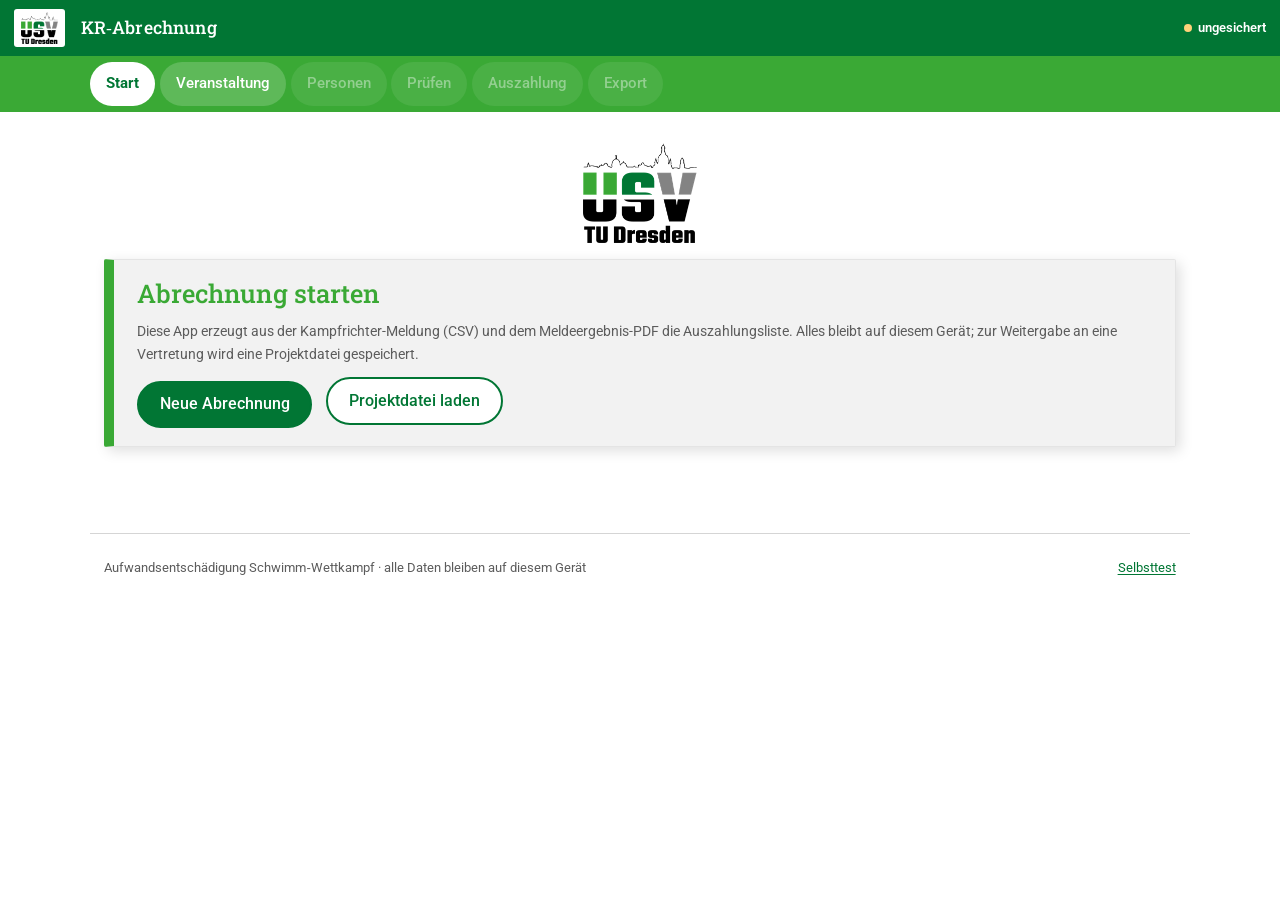
<file: index.html>
<!doctype html>
<html lang="de">
<head>
<meta charset="utf-8">
<meta name="viewport" content="width=device-width, initial-scale=1, viewport-fit=cover">
<meta name="theme-color" content="#017634">
<title>KR-Abrechnung</title>
<link rel="manifest" href="manifest.webmanifest">
<link rel="icon" href="assets/icon-192.png">
<link rel="apple-touch-icon" href="assets/apple-touch-icon.png">
<link rel="stylesheet" href="css/style.css">
</head>
<body>
<div class="topbar">
  <header class="appbar">
    <img class="appbar-logo" src="assets/logo.png" alt="USV TU Dresden" width="227" height="200">
    <div class="appbar-title">KR&#8209;Abrechnung <span id="projektname" class="projektname"></span></div>
    <div class="appbar-status" id="speicherstatus" title="Automatisch im Browser gesichert">gesichert</div>
  </header>
  <div class="navband"><nav id="nav" class="nav"></nav></div>
</div>

<main id="view" class="view"></main>

<div id="modal-root"></div>

<footer class="appfoot">
  <span>Aufwandsentsch&auml;digung Schwimm&#8209;Wettkampf &middot; alle Daten bleiben auf diesem Ger&auml;t</span>
  <a href="tests.html" target="_blank" rel="noopener">Selbsttest</a>
</footer>

<script type="module" src="js/app.js"></script>
<script>
  if ('serviceWorker' in navigator) {
    window.addEventListener('load', () => navigator.serviceWorker.register('sw.js').catch(() => {}));
  }
</script>
</body>
</html>
</file>
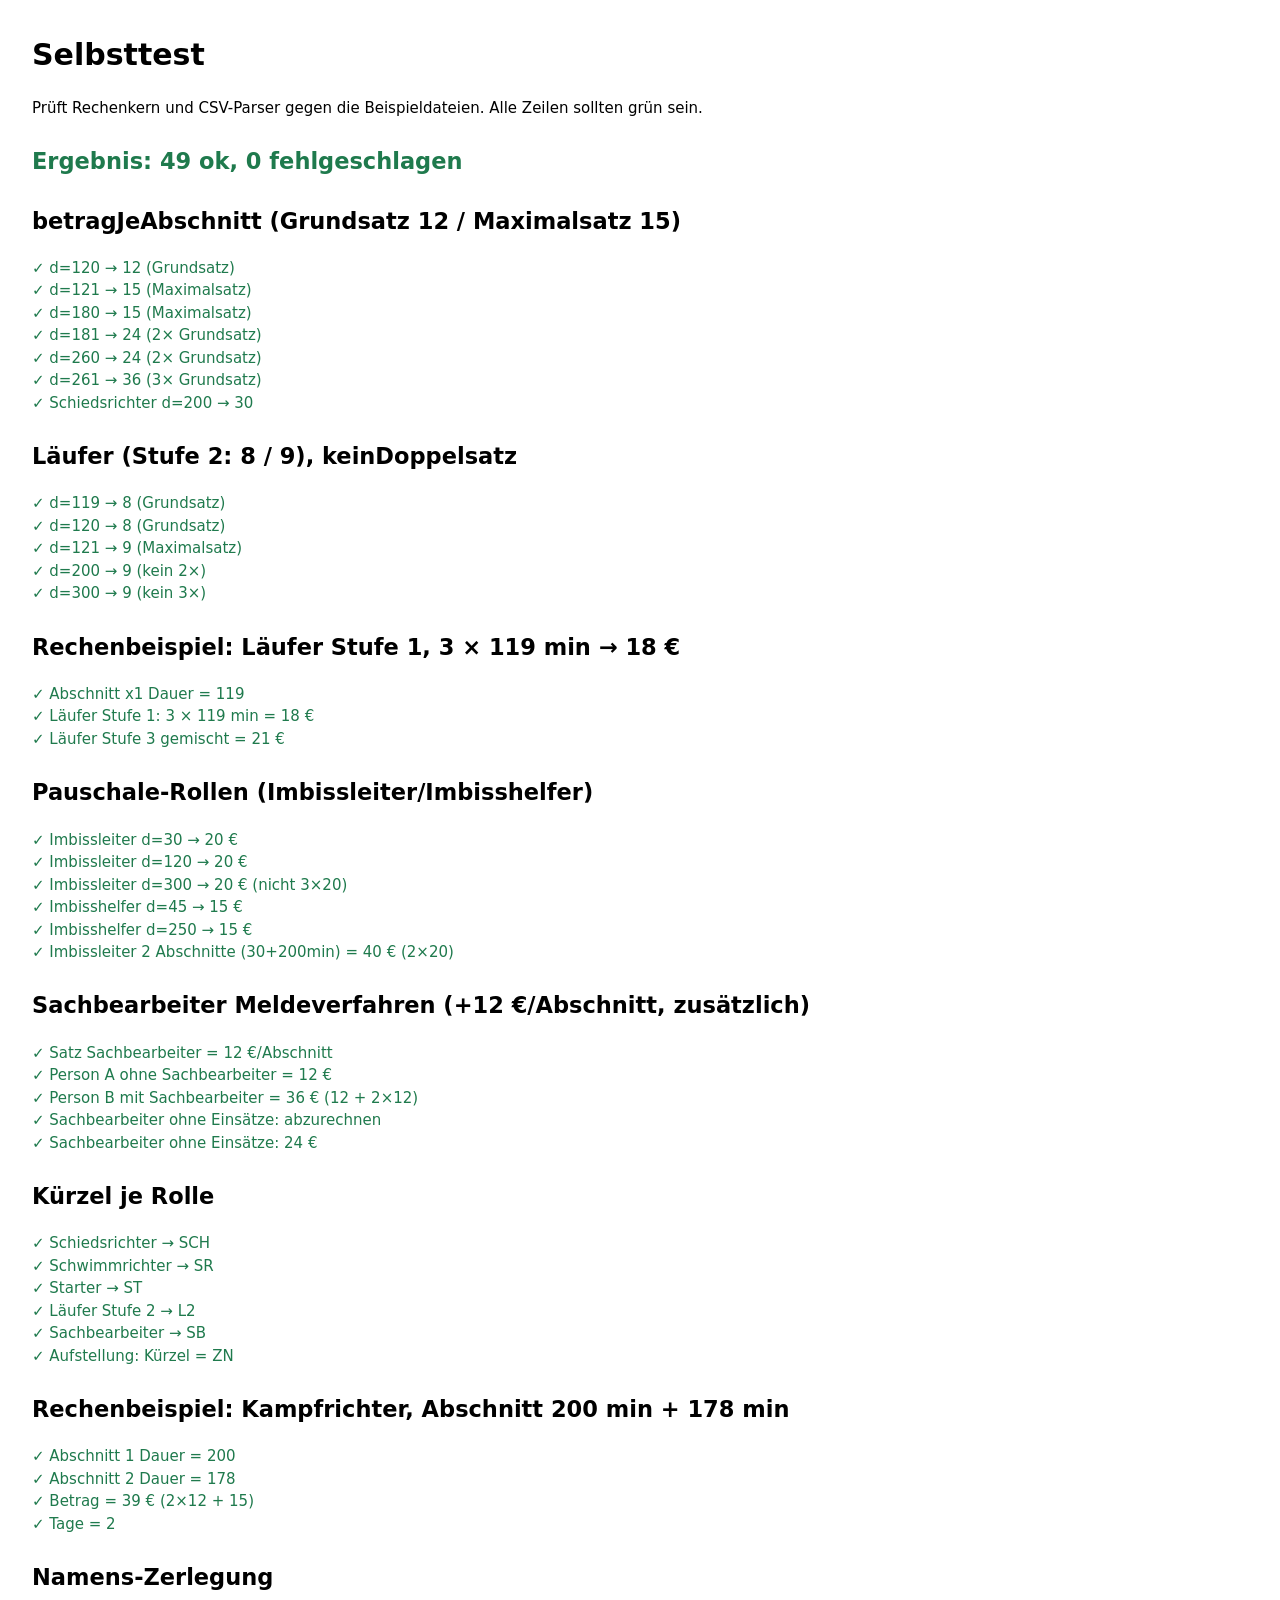
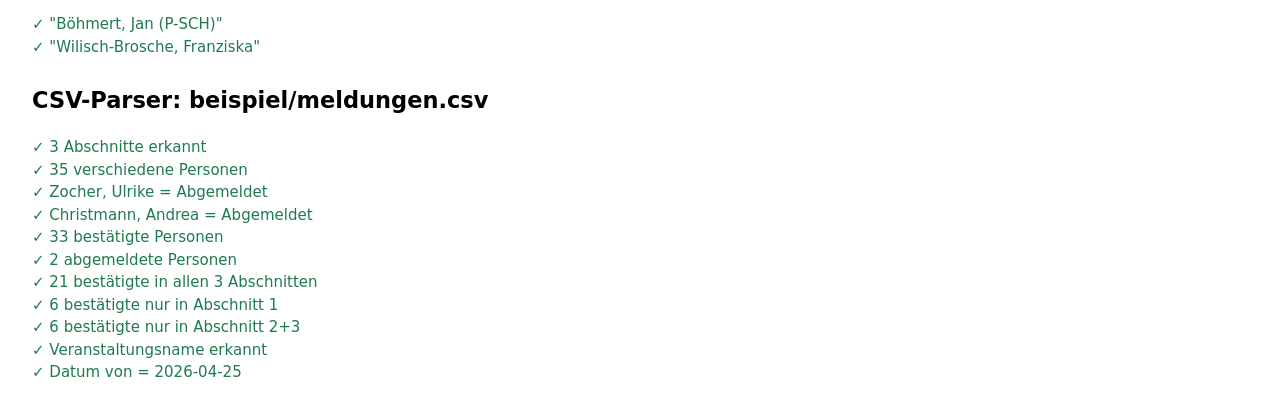
<file: tests.html>
<!doctype html>
<html lang="de">
<head><meta charset="utf-8"><title>KR-Abrechnung – Selbsttest</title>
<style>
 body{font:15px/1.5 system-ui,sans-serif;margin:2rem;max-width:820px}
 .ok{color:#1f7a4d}.fail{color:#b3261e;font-weight:700}
 pre{background:#f4f6f8;padding:.4rem .6rem;border-radius:6px;white-space:pre-wrap}
 h2{margin-top:1.6rem}
</style></head>
<body>
<h1>Selbsttest</h1>
<p>Prüft Rechenkern und CSV-Parser gegen die Beispieldateien. Alle Zeilen sollten grün sein.</p>
<div id="out"></div>

<script type="module">
import { betragJeAbschnitt, defaultSaetze, kuerzelFor } from './js/rates.js';
import { parseMeldelisteText, splitName } from './js/import-csv.js';
import { personBetrag, personTage, dauerMin, istAbzurechnen, personAufstellung } from './js/calc.js';

const out = document.getElementById('out');
let pass = 0, fail = 0;
function ok(name, cond, got) {
  const line = document.createElement('div');
  line.className = cond ? 'ok' : 'fail';
  line.textContent = (cond ? '✓ ' : '✗ ') + name + (cond ? '' : `  (erhalten: ${JSON.stringify(got)})`);
  out.appendChild(line);
  cond ? pass++ : fail++;
}
function group(t){ const h=document.createElement('h2'); h.textContent=t; out.appendChild(h); }

// ---- betragJeAbschnitt: Grenzfälle ----
group('betragJeAbschnitt (Grundsatz 12 / Maximalsatz 15)');
const kr = { grund: 12, max: 15 };
ok('d=120 → 12 (Grundsatz)',      betragJeAbschnitt(120, kr) === 12, betragJeAbschnitt(120, kr));
ok('d=121 → 15 (Maximalsatz)',    betragJeAbschnitt(121, kr) === 15, betragJeAbschnitt(121, kr));
ok('d=180 → 15 (Maximalsatz)',    betragJeAbschnitt(180, kr) === 15, betragJeAbschnitt(180, kr));
ok('d=181 → 24 (2× Grundsatz)',   betragJeAbschnitt(181, kr) === 24, betragJeAbschnitt(181, kr));
ok('d=260 → 24 (2× Grundsatz)',   betragJeAbschnitt(260, kr) === 24, betragJeAbschnitt(260, kr));
ok('d=261 → 36 (3× Grundsatz)',   betragJeAbschnitt(261, kr) === 36, betragJeAbschnitt(261, kr));
const sr = { grund: 15, max: 18 };
ok('Schiedsrichter d=200 → 30',   betragJeAbschnitt(200, sr) === 30, betragJeAbschnitt(200, sr));

// ---- Läufer: kein doppelter Grundsatz ----
group('Läufer (Stufe 2: 8 / 9), keinDoppelsatz');
const l2 = { grund: 8, max: 9 };
const kd = { keinDoppelsatz: true };
ok('d=119 → 8 (Grundsatz)',        betragJeAbschnitt(119, l2, kd) === 8, betragJeAbschnitt(119, l2, kd));
ok('d=120 → 8 (Grundsatz)',        betragJeAbschnitt(120, l2, kd) === 8, betragJeAbschnitt(120, l2, kd));
ok('d=121 → 9 (Maximalsatz)',      betragJeAbschnitt(121, l2, kd) === 9, betragJeAbschnitt(121, l2, kd));
ok('d=200 → 9 (kein 2×)',          betragJeAbschnitt(200, l2, kd) === 9, betragJeAbschnitt(200, l2, kd));
ok('d=300 → 9 (kein 3×)',          betragJeAbschnitt(300, l2, kd) === 9, betragJeAbschnitt(300, l2, kd));

// Stefans Beispiel: Läufer Stufe 1, 3 Abschnitte à 119 min → 3 × 6 = 18 €
group('Rechenbeispiel: Läufer Stufe 1, 3 × 119 min → 18 €');
const lp = {
  abschnitte: [
    { id: 'x1', nr: 1, datum: '2026-05-01', beginn: '09:00', ende: '10:59' },
    { id: 'x2', nr: 2, datum: '2026-05-01', beginn: '12:00', ende: '13:59' },
    { id: 'x3', nr: 3, datum: '2026-05-02', beginn: '09:00', ende: '10:59' },
  ],
  saetze: defaultSaetze(),
  personen: [],
};
const laeuferP = { einsaetze: [
  { abschnittId: 'x1', rolleKey: 'laeufer_1', imEinsatz: true },
  { abschnittId: 'x2', rolleKey: 'laeufer_1', imEinsatz: true },
  { abschnittId: 'x3', rolleKey: 'laeufer_1', imEinsatz: true },
] };
ok('Abschnitt x1 Dauer = 119',  dauerMin(lp.abschnitte[0]) === 119, dauerMin(lp.abschnitte[0]));
ok('Läufer Stufe 1: 3 × 119 min = 18 €', personBetrag(laeuferP, lp) === 18, personBetrag(laeuferP, lp));
// gemischt: Läufer Stufe 3 (10 / 11), ein kurzer (119) + ein langer (200) Abschnitt → 10 + 11 = 21 €
const lpMix = { saetze: defaultSaetze(), personen: [], abschnitte: [
  { id: 'm1', nr: 1, beginn: '09:00', ende: '10:59' },  // 119 → 10
  { id: 'm2', nr: 2, beginn: '09:00', ende: '12:20' },  // 200 → 11
] };
ok('Läufer Stufe 3 gemischt = 21 €', personBetrag({ einsaetze: [
  { abschnittId: 'm1', rolleKey: 'laeufer_3', imEinsatz: true },
  { abschnittId: 'm2', rolleKey: 'laeufer_3', imEinsatz: true },
] }, lpMix) === 21, personBetrag({ einsaetze: [
  { abschnittId: 'm1', rolleKey: 'laeufer_3', imEinsatz: true },
  { abschnittId: 'm2', rolleKey: 'laeufer_3', imEinsatz: true },
] }, lpMix));

// ---- Pauschale: fester Betrag unabhängig von Dauer ----
group('Pauschale-Rollen (Imbissleiter/Imbisshelfer)');
const ilSatz = { pauschale: 20 };
const ihSatz = { pauschale: 15 };
ok('Imbissleiter d=30 → 20 €', betragJeAbschnitt(30, ilSatz) === 20, betragJeAbschnitt(30, ilSatz));
ok('Imbissleiter d=120 → 20 €', betragJeAbschnitt(120, ilSatz) === 20, betragJeAbschnitt(120, ilSatz));
ok('Imbissleiter d=300 → 20 € (nicht 3×20)', betragJeAbschnitt(300, ilSatz) === 20, betragJeAbschnitt(300, ilSatz));
ok('Imbisshelfer d=45 → 15 €', betragJeAbschnitt(45, ihSatz) === 15, betragJeAbschnitt(45, ihSatz));
ok('Imbisshelfer d=250 → 15 €', betragJeAbschnitt(250, ihSatz) === 15, betragJeAbschnitt(250, ihSatz));
// Pauschale in personBetrag-Kontext: 2 Abschnitte
const pauschaleProj = {
  saetze: defaultSaetze(),
  sachbearbeiterPersonId: null,
  personen: [],
  abschnitte: [
    { id: 'p1', nr: 1, beginn: '09:00', ende: '09:30' },  // 30 min
    { id: 'p2', nr: 2, beginn: '10:00', ende: '13:20' },  // 200 min
  ],
};
ok('Imbissleiter 2 Abschnitte (30+200min) = 40 € (2×20)', personBetrag({ einsaetze: [
  { abschnittId: 'p1', rolleKey: 'imbissleiter', imEinsatz: true },
  { abschnittId: 'p2', rolleKey: 'imbissleiter', imEinsatz: true },
] }, pauschaleProj) === 40, personBetrag({ einsaetze: [
  { abschnittId: 'p1', rolleKey: 'imbissleiter', imEinsatz: true },
  { abschnittId: 'p2', rolleKey: 'imbissleiter', imEinsatz: true },
] }, pauschaleProj));

// ---- Sachbearbeiter Meldeverfahren: +12 € je Abschnitt, zusätzlich zur Rolle ----
group('Sachbearbeiter Meldeverfahren (+12 €/Abschnitt, zusätzlich)');
const sbProj = {
  saetze: defaultSaetze(),
  sachbearbeiterPersonId: 'pB',
  abschnitte: [
    { id: 'q1', nr: 1, beginn: '09:00', ende: '11:00' },   // 120 → Grundsatz
    { id: 'q2', nr: 2, beginn: '09:00', ende: '13:00' },    // 240 → 2×Grundsatz (KR)
  ],
  personen: [
    { id: 'pA', einsaetze: [ { abschnittId: 'q1', rolleKey: 'schwimmrichter', imEinsatz: true } ] },
    { id: 'pB', einsaetze: [ { abschnittId: 'q1', rolleKey: 'zeitnehmer', imEinsatz: true } ] },
  ],
};
ok('Satz Sachbearbeiter = 12 €/Abschnitt', sbProj.saetze.sachbearbeiterProAbschnitt === 12, sbProj.saetze.sachbearbeiterProAbschnitt);
// pA (kein Sachbearbeiter): nur Schwimmrichter q1 120min → 12 €
ok('Person A ohne Sachbearbeiter = 12 €', personBetrag(sbProj.personen[0], sbProj) === 12, personBetrag(sbProj.personen[0], sbProj));
// pB: Zeitnehmer q1 120min (12 €) + Sachbearbeiter-Bonus 2 Abschnitte × 12 = 24 → 36 €
ok('Person B mit Sachbearbeiter = 36 € (12 + 2×12)', personBetrag(sbProj.personen[1], sbProj) === 36, personBetrag(sbProj.personen[1], sbProj));
// Sachbearbeiter ohne eigene Einsätze steht trotzdem auf der Liste
const sbOnly = { saetze: defaultSaetze(), sachbearbeiterPersonId: 'x', abschnitte: [{id:'a',nr:1,beginn:'09:00',ende:'11:00'},{id:'b',nr:2,beginn:'09:00',ende:'11:00'}], personen: [{ id:'x', einsaetze: [] }] };
ok('Sachbearbeiter ohne Einsätze: abzurechnen', istAbzurechnen(sbOnly.personen[0], sbOnly) === true, null);
ok('Sachbearbeiter ohne Einsätze: 24 €', personBetrag(sbOnly.personen[0], sbOnly) === 24, personBetrag(sbOnly.personen[0], sbOnly));

// ---- Kürzel für die Auszahlungsliste ----
group('Kürzel je Rolle');
ok('Schiedsrichter → SCH', kuerzelFor('schiedsrichter') === 'SCH', kuerzelFor('schiedsrichter'));
ok('Schwimmrichter → SR', kuerzelFor('schwimmrichter') === 'SR', kuerzelFor('schwimmrichter'));
ok('Starter → ST', kuerzelFor('starter') === 'ST', kuerzelFor('starter'));
ok('Läufer Stufe 2 → L2', kuerzelFor('laeufer_2') === 'L2', kuerzelFor('laeufer_2'));
ok('Sachbearbeiter → SB', kuerzelFor('sachbearbeiter') === 'SB', kuerzelFor('sachbearbeiter'));
// Aufstellung liefert Kürzel je Zeile
const aufP = personAufstellung({ id: 'z', einsaetze: [
  { abschnittId: 'q1', rolleKey: 'zeitnehmer', imEinsatz: true },
] }, { saetze: defaultSaetze(), sachbearbeiterPersonId: null, abschnitte: [
  { id: 'q1', nr: 1, beginn: '09:00', ende: '11:00' },
], personen: [] });
ok('Aufstellung: Kürzel = ZN', aufP[0].kuerzel === 'ZN', aufP[0]);

// ---- Stefans Rechenbeispiel: 200 min + 178 min für einen Kampfrichter → 39 € ----
group("Rechenbeispiel: Kampfrichter, Abschnitt 200 min + 178 min");
const project = {
  abschnitte: [
    { id: 'a1', nr: 1, datum: '2026-04-25', beginn: '09:00', ende: '12:20' }, // 200 min
    { id: 'a2', nr: 2, datum: '2026-04-26', beginn: '09:00', ende: '11:58' }, // 178 min
  ],
  saetze: defaultSaetze(),
  personen: [],
};
ok('Abschnitt 1 Dauer = 200',  dauerMin(project.abschnitte[0]) === 200, dauerMin(project.abschnitte[0]));
ok('Abschnitt 2 Dauer = 178',  dauerMin(project.abschnitte[1]) === 178, dauerMin(project.abschnitte[1]));
const person = { einsaetze: [
  { abschnittId: 'a1', rolleKey: 'schwimmrichter', imEinsatz: true },
  { abschnittId: 'a2', rolleKey: 'schwimmrichter', imEinsatz: true },
] };
ok('Betrag = 39 € (2×12 + 15)',  personBetrag(person, project) === 39, personBetrag(person, project));
ok('Tage = 2',  personTage(person, project) === 2, personTage(person, project));

// ---- splitName ----
group('Namens-Zerlegung');
ok('"Böhmert, Jan (P-SCH)"', JSON.stringify(splitName('Böhmert, Jan (P-SCH)')) === JSON.stringify({ nachname: 'Böhmert', vorname: 'Jan', zusatz: 'P-SCH' }), splitName('Böhmert, Jan (P-SCH)'));
ok('"Wilisch-Brosche, Franziska"', splitName('Wilisch-Brosche, Franziska').nachname === 'Wilisch-Brosche', splitName('Wilisch-Brosche, Franziska'));

// ---- CSV-Parser gegen die Beispieldatei ----
group('CSV-Parser: beispiel/meldungen.csv');
try {
  const buf = await fetch('./beispiel/meldungen.csv').then(r => r.arrayBuffer());
  const text = new TextDecoder('windows-1252').decode(buf);
  const parsed = parseMeldelisteText(text);
  ok('3 Abschnitte erkannt', parsed.abschnitte.length === 3, parsed.abschnitte.map(a => a.nr));
  ok('35 verschiedene Personen', parsed.personen.length === 35, parsed.personen.length);
  const zocher = parsed.personen.find(p => p.nachname === 'Zocher');
  const christ = parsed.personen.find(p => p.nachname === 'Christmann');
  ok('Zocher, Ulrike = Abgemeldet', zocher && zocher.status === 'Abgemeldet', zocher);
  ok('Christmann, Andrea = Abgemeldet', christ && christ.status === 'Abgemeldet', christ);
  const bestaetigt = parsed.personen.filter(p => p.status === 'Bestätigt');
  ok('33 bestätigte Personen', bestaetigt.length === 33, bestaetigt.length);
  ok('2 abgemeldete Personen', parsed.personen.filter(p => p.status === 'Abgemeldet').length === 2, null);
  const dreiAbschnitte = bestaetigt.filter(p => p.abschnittNummern.length === 3).length;
  ok('21 bestätigte in allen 3 Abschnitten', dreiAbschnitte === 21, dreiAbschnitte);
  const nurA1 = bestaetigt.filter(p => p.abschnittNummern.join() === '1').length;
  ok('6 bestätigte nur in Abschnitt 1', nurA1 === 6, nurA1);
  const nurA23 = bestaetigt.filter(p => p.abschnittNummern.join() === '2,3').length;
  ok('6 bestätigte nur in Abschnitt 2+3', nurA23 === 6, nurA23);
  const veranstaltung = parsed.veranstaltung;
  ok('Veranstaltungsname erkannt', /BZM/.test(veranstaltung.name || ''), veranstaltung);
  ok('Datum von = 2026-04-25', veranstaltung.datumVon === '2026-04-25', veranstaltung.datumVon);
} catch (e) {
  ok('CSV-Beispiel geladen', false, String(e));
}

const sum = document.createElement('h2');
sum.textContent = `Ergebnis: ${pass} ok, ${fail} fehlgeschlagen`;
sum.style.color = fail ? '#b3261e' : '#1f7a4d';
out.prepend(sum);
</script>
</body>
</html>
</file>
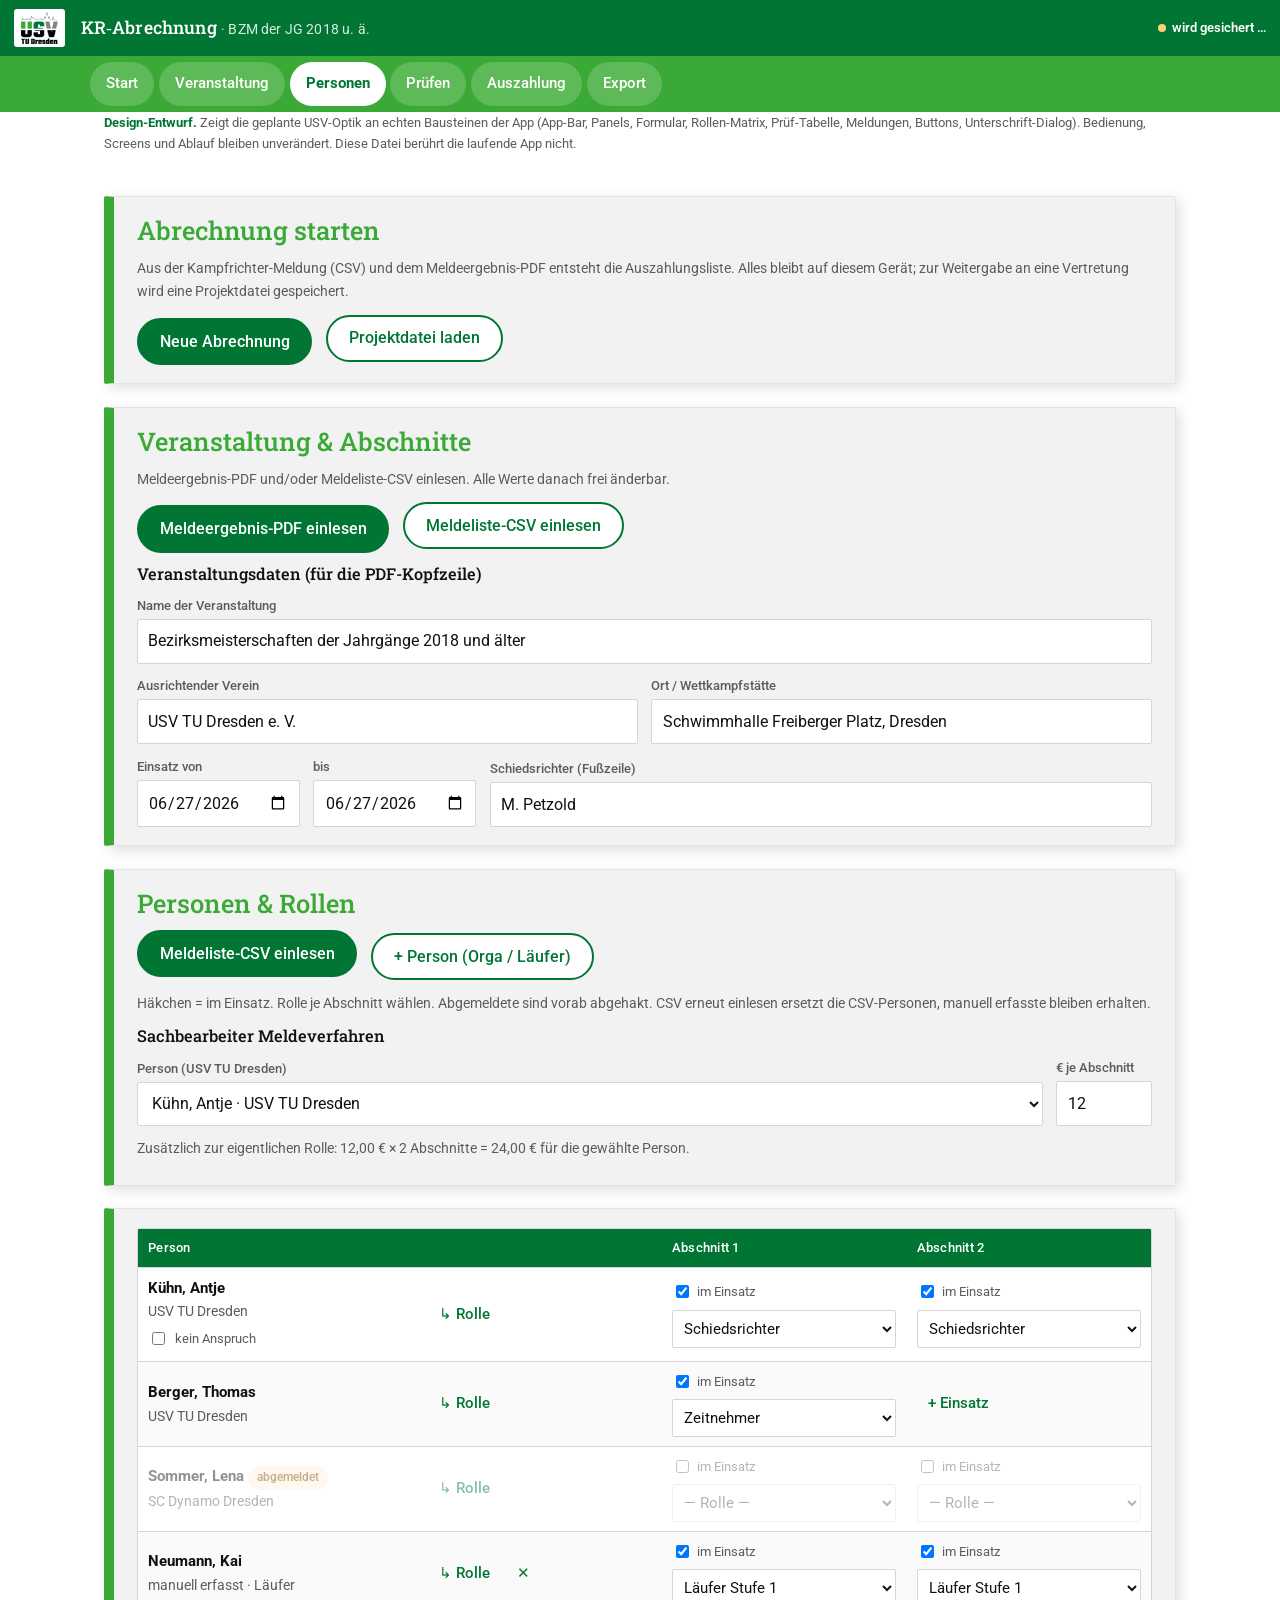
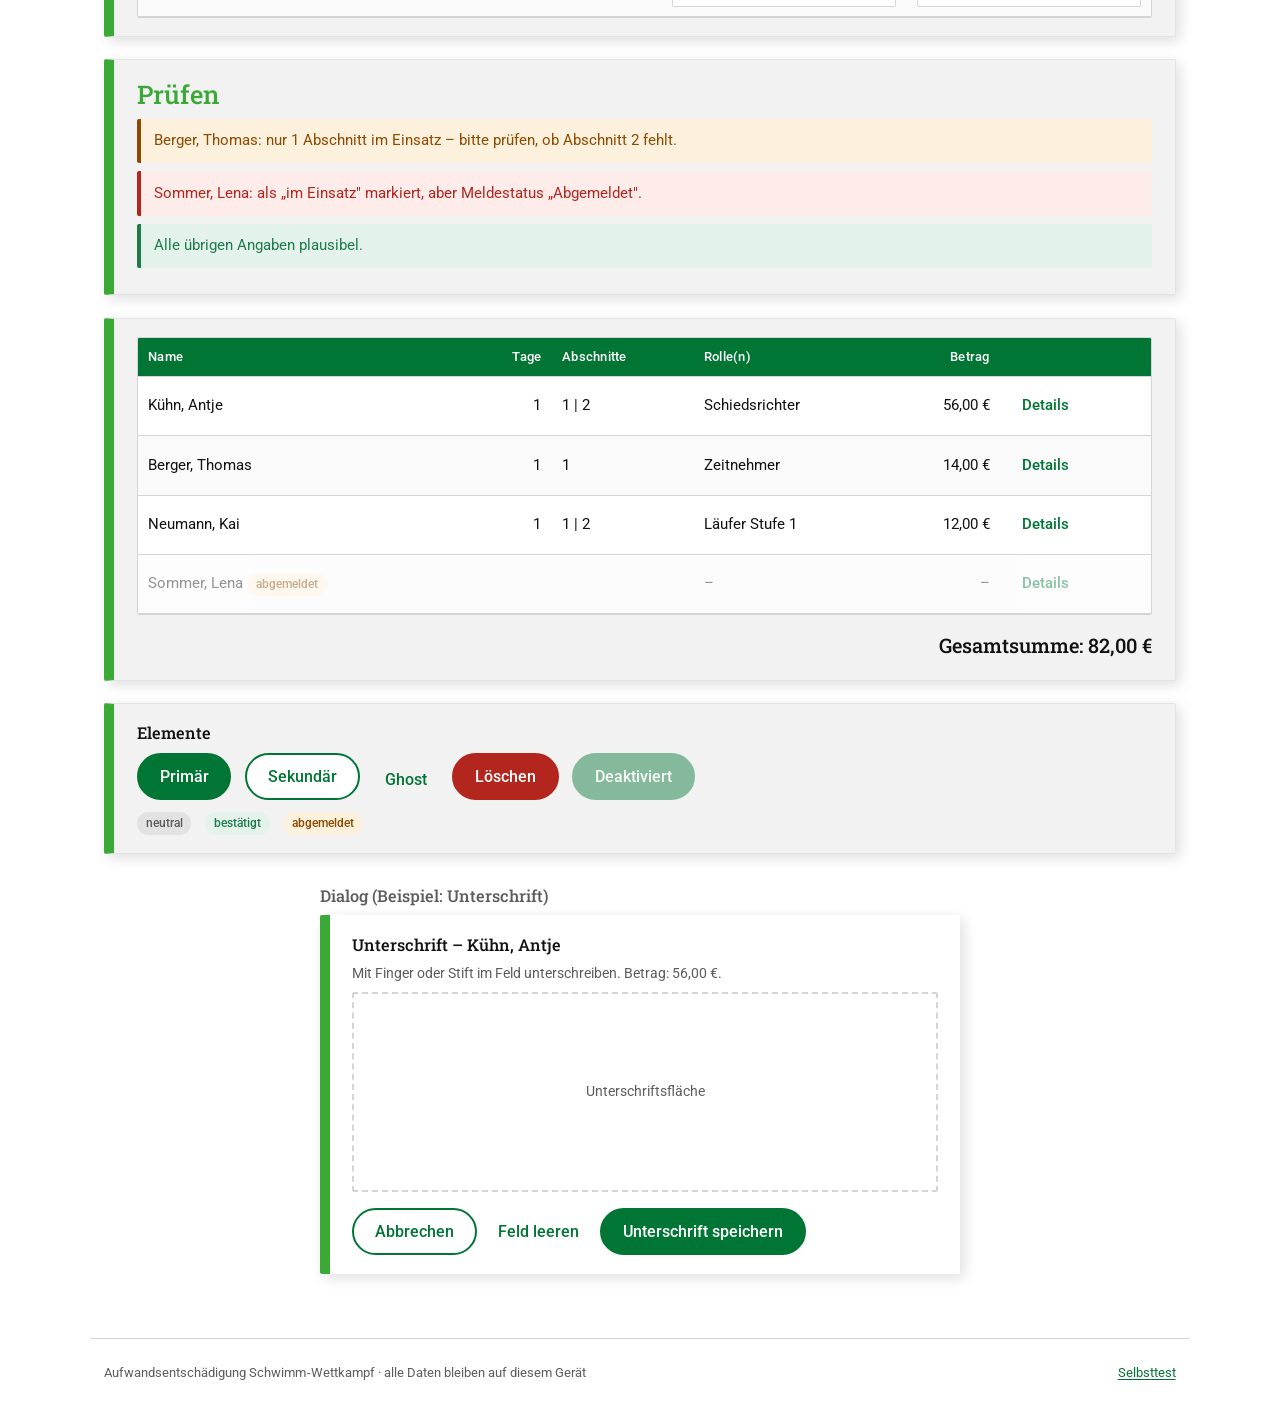
<file: entwurf/design-preview.html>
<!doctype html>
<html lang="de">
<head>
<meta charset="utf-8">
<meta name="viewport" content="width=device-width, initial-scale=1, viewport-fit=cover">
<title>KR-Abrechnung · Design-Entwurf</title>
<style>
/* ============================================================
   KR-Abrechnung – Design-Entwurf (USV TU Dresden)
   Alle Regeln aus dieser Datei können 1:1 nach css/style.css.
   ============================================================ */

/* ---- Schriften (selbst gehostet, offline-fähig) ---- */
@font-face{
  font-family:'Roboto';font-style:normal;font-weight:400 500 700;font-display:swap;
  src:url([data-uri]) format('woff2');
  unicode-range:U+0000-00FF,U+0131,U+0152-0153,U+02BB-02BC,U+02C6,U+02DA,U+02DC,U+0304,U+0308,U+0329,U+2000-206F,U+20AC,U+2122,U+2191,U+2193,U+2212,U+2215,U+FEFF,U+FFFD;
}
@font-face{
  font-family:'Roboto';font-style:normal;font-weight:400 500 700;font-display:swap;
  src:url([data-uri]) format('woff2');
  unicode-range:U+0100-02BA,U+02BD-02C5,U+02C7-02CC,U+02CE-02D7,U+02DD-02FF,U+0304,U+0308,U+0329,U+1D00-1DBF,U+1E00-1E9F,U+1EF2-1EFF,U+2020,U+20A0-20AB,U+20AD-20C0,U+2113,U+2C60-2C7F,U+A720-A7FF;
}
@font-face{
  font-family:'Roboto Slab';font-style:normal;font-weight:500 700;font-display:swap;
  src:url([data-uri]) format('woff2');
  unicode-range:U+0000-00FF,U+0131,U+0152-0153,U+02BB-02BC,U+02C6,U+02DA,U+02DC,U+0304,U+0308,U+0329,U+2000-206F,U+20AC,U+2122,U+2191,U+2193,U+2212,U+2215,U+FEFF,U+FFFD;
}
@font-face{
  font-family:'Roboto Slab';font-style:normal;font-weight:500 700;font-display:swap;
  src:url([data-uri]) format('woff2');
  unicode-range:U+0100-02BA,U+02BD-02C5,U+02C7-02CC,U+02CE-02D7,U+02DD-02FF,U+0304,U+0308,U+0329,U+1D00-1DBF,U+1E00-1E9F,U+1EF2-1EFF,U+2020,U+20A0-20AB,U+20AD-20C0,U+2113,U+2C60-2C7F,U+A720-A7FF;
}

/* ---- Design-Tokens ---- */
:root{
  --bg:#ffffff; --panel:#f2f2f2; --panel-line:#e4e4e4;
  --ink:#111111; --muted:#5c5c5c; --line:#d5d5d5;
  --green:#3aa935;          /* Hellgrün – Überschriften, Panel-Balken */
  --green-dark:#017634;     /* Dunkelgrün – Aktionen, Links, App-Bar */
  --green-dark-hi:#02622c;  /* Hover */
  --green-tint:#eef6ec;     /* zarte Grünfläche, Tabellenkopf */
  --accent-ink:#ffffff;
  --ok:#1f7a4d; --ok-bg:#e3f2ea;
  --warn:#8a4b00; --warn-bg:#fdf0dd;
  --err:#b3261e; --err-bg:#fdecea;
  --radius:2px;
  --shadow:4px 4px 14px rgba(0,0,0,.13);
  --ff-body:'Roboto',-apple-system,BlinkMacSystemFont,'Segoe UI',Roboto,Helvetica,Arial,sans-serif;
  --ff-head:'Roboto Slab',Georgia,'Times New Roman',serif;
}
*{box-sizing:border-box}
html,body{margin:0;padding:0}
body{
  font:16px/1.6 var(--ff-body);
  background:var(--bg); color:var(--ink);
  -webkit-text-size-adjust:100%;
}
h1,h2,h3{font-family:var(--ff-head);font-weight:500;line-height:1.2;color:var(--green)}
h2{font-size:1.6rem;margin:0 0 .6rem}
h3{font-size:1.02rem;margin:1.4em 0 .5em;color:var(--ink)}
p{margin:.4rem 0}
a{color:var(--green-dark);text-underline-offset:.15em}

/* ---- App-Bar ---- */
.topbar{position:sticky;top:0;z-index:20}
.appbar{
  background:var(--green-dark);color:var(--accent-ink);
  display:flex;flex-wrap:wrap;align-items:center;gap:.5rem 1rem;
  padding:.55rem .9rem;padding-top:max(.55rem,env(safe-area-inset-top));
}
.appbar-logo{height:38px;width:auto;background:#fff;border-radius:3px;padding:3px 7px;flex:0 0 auto}
.appbar-title{font-family:var(--ff-head);font-weight:500;font-size:1.1rem;white-space:nowrap;letter-spacing:.01em}
.projektname{font-family:var(--ff-body);font-weight:400;opacity:.85;font-size:.9rem}
.appbar-status{margin-left:auto;font-size:.8rem;opacity:.9;white-space:nowrap;display:flex;align-items:center;gap:.35rem}
.appbar-status::before{content:"";width:.5rem;height:.5rem;border-radius:50%;background:#8fd08b}
.appbar-status.dirty{opacity:1;font-weight:600}
.appbar-status.dirty::before{background:#ffd27a}

/* grünes Navigationsband unter der App-Bar (nähert die USV-Kopfzeile an) */
.navband{background:var(--green);padding:.4rem .9rem}
.nav{display:flex;flex-wrap:wrap;gap:.3rem;max-width:1100px;margin:0 auto}
.nav button{
  appearance:none;border:0;border-radius:999px;padding:.45rem 1rem;
  background:rgba(255,255,255,.18);color:#fff;font:inherit;font-size:.92rem;font-weight:500;cursor:pointer;
  transition:background .12s;
}
.nav button:hover{background:rgba(255,255,255,.32)}
.nav button.active{background:#fff;color:var(--green-dark);font-weight:700}
.nav button:disabled{opacity:.45;cursor:not-allowed}

/* ---- Layout ---- */
.view{max-width:1100px;margin:0 auto;padding:1.4rem .9rem 4rem}
.panel{
  background:var(--panel);border:1px solid var(--panel-line);border-left:10px solid var(--green);
  border-radius:var(--radius);box-shadow:var(--shadow);
  padding:1.15rem 1.4rem;margin:0 0 1.4rem;
}
.panel>h2:first-child,.panel>h3:first-child{margin-top:0}
.row{display:flex;flex-wrap:wrap;gap:.85rem;align-items:flex-end}
.grow{flex:1 1 12rem}
.hint{color:var(--muted);font-size:.9rem}
.stack>*+*{margin-top:.7rem}

/* ---- Formularelemente ---- */
label{display:block;font-size:.82rem;font-weight:500;color:var(--muted);margin-bottom:.2rem}
input[type=text],input[type=date],input[type=time],input[type=number],select,textarea{
  width:100%;font:inherit;padding:.55rem .65rem;border:1px solid var(--line);
  border-radius:var(--radius);background:#fff;color:var(--ink);min-height:44px;
}
input:focus,select:focus,textarea:focus{
  outline:2px solid var(--green);outline-offset:1px;border-color:var(--green);
}
textarea{min-height:5rem;resize:vertical}

button,.btn{
  appearance:none;font:inherit;font-weight:500;cursor:pointer;
  border:2px solid var(--green-dark);background:var(--green-dark);color:#fff;
  border-radius:999px;padding:.55rem 1.3rem;min-height:44px;transition:background .12s,border-color .12s;
}
button:hover,.btn:hover{background:var(--green-dark-hi);border-color:var(--green-dark-hi)}
button.secondary,.btn.secondary{background:#fff;color:var(--green-dark)}
button.secondary:hover,.btn.secondary:hover{background:var(--green-tint)}
button.ghost{background:transparent;border-color:transparent;color:var(--green-dark);padding:.4rem .6rem;min-height:auto;font-weight:500}
button.ghost:hover{background:var(--green-tint)}
button.danger{background:var(--err);border-color:var(--err)}
button.danger:hover{background:#8f1e17;border-color:#8f1e17}
button:focus-visible,.btn:focus-visible{outline:2px solid var(--green);outline-offset:2px}
button:disabled{opacity:.45;cursor:not-allowed}
.filebtn{position:relative;overflow:hidden;display:inline-flex;align-items:center}
.filebtn input[type=file]{position:absolute;inset:0;opacity:0;cursor:pointer}

/* ---- Tabellen ---- */
.tablewrap{overflow-x:auto;-webkit-overflow-scrolling:touch;border:1px solid var(--line);border-radius:var(--radius);background:#fff}
table{border-collapse:collapse;width:100%;font-size:.93rem;background:#fff}
th,td{padding:.55rem .65rem;text-align:left;border-bottom:1px solid var(--line);vertical-align:middle}
th{
  background:var(--green-dark);color:#fff;position:sticky;top:0;
  font-family:var(--ff-body);font-weight:500;font-size:.8rem;letter-spacing:.02em;white-space:nowrap;
}
tbody tr:nth-child(even) td{background:#fafafa}
tbody tr:hover td{background:var(--green-tint)}
td.num,th.num{text-align:right;font-variant-numeric:tabular-nums}
tr.off td{opacity:.45}
tr.warn td{background:var(--warn-bg)!important}
td select,td input{min-height:38px;padding:.35rem .45rem}
.matrix td{min-width:11rem}
.matrix .cell-inaktiv{color:var(--muted)}

/* ---- Badges / Meldungen ---- */
.badge{display:inline-block;padding:.12rem .55rem;border-radius:999px;font-size:.76rem;font-weight:500;background:#e2e2e2;color:var(--muted)}
.badge.ok{background:var(--ok-bg);color:var(--ok)}
.badge.warn{background:var(--warn-bg);color:var(--warn)}
.msg{border-radius:var(--radius);padding:.65rem .85rem;margin:.5rem 0;font-size:.92rem;border-left:4px solid transparent}
.msg.warn{background:var(--warn-bg);color:var(--warn);border-left-color:var(--warn)}
.msg.err{background:var(--err-bg);color:var(--err);border-left-color:var(--err)}
.msg.ok{background:var(--ok-bg);color:var(--ok);border-left-color:var(--ok)}
.summe{font-family:var(--ff-head);font-size:1.25rem;font-weight:500;color:var(--ink)}

/* ---- Modal ---- */
.modal-backdrop{position:fixed;inset:0;background:rgba(10,20,12,.5);display:flex;align-items:center;justify-content:center;z-index:50;padding:1rem}
.modal-backdrop.inline{position:static;background:none;padding:0;display:block}
.modal-backdrop.inline .modal{margin:0 auto;box-shadow:var(--shadow)}
.modal{background:#fff;border-radius:var(--radius);border-left:10px solid var(--green);max-width:640px;width:100%;max-height:90vh;overflow:auto;padding:1.2rem 1.4rem;box-shadow:0 12px 40px rgba(0,0,0,.3)}
.modal h3{margin-top:0}
.sigpad{border:2px dashed var(--line);border-radius:var(--radius);background:#fff;touch-action:none;width:100%;height:200px;display:flex;align-items:center;justify-content:center;color:var(--muted);font-size:.9rem}
.modal-actions{display:flex;gap:.6rem;flex-wrap:wrap;margin-top:1rem}

/* ---- Footer ---- */
.appfoot{max-width:1100px;margin:0 auto;padding:1.4rem .9rem 2.5rem;color:var(--muted);font-size:.82rem;display:flex;justify-content:space-between;gap:1rem;border-top:1px solid var(--line)}

/* ---- nur für diesen Entwurf: Abschnitts-Erklärungen ---- */
.note{max-width:1100px;margin:0 auto 1.2rem;padding:0 .9rem;color:var(--muted);font-size:.82rem}
.note strong{color:var(--green-dark)}

@media (max-width:560px){
  .appbar-title{font-size:1rem}
  .navband{top:49px}
  .view{padding:1rem .6rem 4rem}
  .panel{padding:1rem 1rem 1rem 1rem;border-left-width:8px}
}
@media (prefers-reduced-motion:reduce){*{transition:none!important}}
</style>
</head>
<body>

<!-- ============ App-Bar ============ -->
<div class="topbar">
<header class="appbar">
  <img class="appbar-logo" src="[data-uri]" alt="USV TU Dresden" width="227" height="200">
  <div class="appbar-title">KR&#8209;Abrechnung <span class="projektname">· BZM der JG 2018 u. ä.</span></div>
  <div class="appbar-status dirty">wird gesichert …</div>
</header>
<nav class="navband">
  <div class="nav">
    <button>Start</button>
    <button>Veranstaltung</button>
    <button class="active">Personen</button>
    <button>Prüfen</button>
    <button>Auszahlung</button>
    <button>Export</button>
  </div>
</nav>
</div>

<p class="note">
  <strong>Design-Entwurf.</strong> Zeigt die geplante USV-Optik an echten Bausteinen der App
  (App-Bar, Panels, Formular, Rollen-Matrix, Prüf-Tabelle, Meldungen, Buttons, Unterschrift-Dialog).
  Bedienung, Screens und Ablauf bleiben unverändert. Diese Datei berührt die laufende App nicht.
</p>

<main class="view">

  <!-- ============ Start ============ -->
  <div class="panel stack">
    <h2>Abrechnung starten</h2>
    <p class="hint">
      Aus der Kampfrichter-Meldung (CSV) und dem Meldeergebnis-PDF entsteht die Auszahlungsliste.
      Alles bleibt auf diesem Gerät; zur Weitergabe an eine Vertretung wird eine Projektdatei gespeichert.
    </p>
    <div class="row">
      <button>Neue Abrechnung</button>
      <label class="btn secondary filebtn">Projektdatei laden<input type="file"></label>
    </div>
  </div>

  <!-- ============ Veranstaltung ============ -->
  <div class="panel stack">
    <h2>Veranstaltung &amp; Abschnitte</h2>
    <p class="hint">Meldeergebnis-PDF und/oder Meldeliste-CSV einlesen. Alle Werte danach frei änderbar.</p>
    <div class="row">
      <button>Meldeergebnis-PDF einlesen</button>
      <label class="btn secondary filebtn">Meldeliste-CSV einlesen<input type="file"></label>
    </div>

    <h3>Veranstaltungsdaten (für die PDF-Kopfzeile)</h3>
    <div class="row">
      <div class="grow">
        <label>Name der Veranstaltung</label>
        <input type="text" value="Bezirksmeisterschaften der Jahrgänge 2018 und älter">
      </div>
    </div>
    <div class="row">
      <div class="grow"><label>Ausrichtender Verein</label><input type="text" value="USV TU Dresden e. V."></div>
      <div class="grow"><label>Ort / Wettkampfstätte</label><input type="text" value="Schwimmhalle Freiberger Platz, Dresden"></div>
    </div>
    <div class="row">
      <div><label>Einsatz von</label><input type="date" value="2026-06-27"></div>
      <div><label>bis</label><input type="date" value="2026-06-27"></div>
      <div class="grow"><label>Schiedsrichter (Fußzeile)</label><input type="text" value="M. Petzold"></div>
    </div>
  </div>

  <!-- ============ Personen & Rollen ============ -->
  <div class="panel stack">
    <h2>Personen &amp; Rollen</h2>
    <div class="row">
      <label class="btn filebtn">Meldeliste-CSV einlesen<input type="file"></label>
      <button class="secondary">+ Person (Orga / Läufer)</button>
    </div>
    <p class="hint">
      Häkchen = im Einsatz. Rolle je Abschnitt wählen. Abgemeldete sind vorab abgehakt.
      CSV erneut einlesen ersetzt die CSV-Personen, manuell erfasste bleiben erhalten.
    </p>

    <h3>Sachbearbeiter Meldeverfahren</h3>
    <div class="row">
      <div class="grow">
        <label>Person (USV TU Dresden)</label>
        <select>
          <option>— niemand —</option>
          <option selected>Kühn, Antje · USV TU Dresden</option>
          <option>Berger, Thomas · USV TU Dresden</option>
        </select>
      </div>
      <div><label>€ je Abschnitt</label><input type="number" value="12" style="width:6rem"></div>
    </div>
    <p class="hint">Zusätzlich zur eigentlichen Rolle: 12,00 € × 2 Abschnitte = 24,00 € für die gewählte Person.</p>
  </div>

  <div class="panel">
    <div class="tablewrap">
      <table class="matrix">
        <thead>
          <tr>
            <th>Person</th><th></th>
            <th>Abschnitt 1</th>
            <th>Abschnitt 2</th>
          </tr>
        </thead>
        <tbody>
          <tr>
            <td>
              <div><strong>Kühn, Antje</strong></div>
              <div class="hint">USV TU Dresden</div>
              <label style="display:flex;gap:.4rem;align-items:center;margin-top:.3rem;font-size:.82rem;font-weight:400">
                <input type="checkbox" style="width:auto;min-height:auto"> kein Anspruch
              </label>
            </td>
            <td><button class="ghost" title="Rolle übernehmen">↳ Rolle</button></td>
            <td>
              <label style="display:flex;gap:.35rem;align-items:center;font-size:.82rem;font-weight:400"><input type="checkbox" checked style="width:auto;min-height:auto"> im Einsatz</label>
              <select style="margin-top:.25rem"><option>Schwimmrichter</option><option selected>Schiedsrichter</option><option>Zeitnehmer</option></select>
            </td>
            <td>
              <label style="display:flex;gap:.35rem;align-items:center;font-size:.82rem;font-weight:400"><input type="checkbox" checked style="width:auto;min-height:auto"> im Einsatz</label>
              <select style="margin-top:.25rem"><option selected>Schiedsrichter</option><option>Zielrichter</option></select>
            </td>
          </tr>
          <tr>
            <td>
              <div><strong>Berger, Thomas</strong></div>
              <div class="hint">USV TU Dresden</div>
            </td>
            <td><button class="ghost">↳ Rolle</button></td>
            <td>
              <label style="display:flex;gap:.35rem;align-items:center;font-size:.82rem;font-weight:400"><input type="checkbox" checked style="width:auto;min-height:auto"> im Einsatz</label>
              <select style="margin-top:.25rem"><option selected>Zeitnehmer</option><option>Wenderichter</option></select>
            </td>
            <td class="cell-inaktiv"><button class="ghost">+ Einsatz</button></td>
          </tr>
          <tr class="off">
            <td>
              <div><strong>Sommer, Lena</strong> <span class="badge warn">abgemeldet</span></div>
              <div class="hint">SC Dynamo Dresden</div>
            </td>
            <td><button class="ghost">↳ Rolle</button></td>
            <td>
              <label style="display:flex;gap:.35rem;align-items:center;font-size:.82rem;font-weight:400"><input type="checkbox" style="width:auto;min-height:auto"> im Einsatz</label>
              <select disabled style="margin-top:.25rem"><option>— Rolle —</option></select>
            </td>
            <td>
              <label style="display:flex;gap:.35rem;align-items:center;font-size:.82rem;font-weight:400"><input type="checkbox" style="width:auto;min-height:auto"> im Einsatz</label>
              <select disabled style="margin-top:.25rem"><option>— Rolle —</option></select>
            </td>
          </tr>
          <tr>
            <td>
              <div><strong>Neumann, Kai</strong></div>
              <div class="hint">manuell erfasst · Läufer</div>
            </td>
            <td><button class="ghost">↳ Rolle</button> <button class="ghost">✕</button></td>
            <td>
              <label style="display:flex;gap:.35rem;align-items:center;font-size:.82rem;font-weight:400"><input type="checkbox" checked style="width:auto;min-height:auto"> im Einsatz</label>
              <select style="margin-top:.25rem"><option selected>Läufer Stufe 1</option><option>Läufer Stufe 2</option><option>Läufer Stufe 3</option></select>
            </td>
            <td>
              <label style="display:flex;gap:.35rem;align-items:center;font-size:.82rem;font-weight:400"><input type="checkbox" checked style="width:auto;min-height:auto"> im Einsatz</label>
              <select style="margin-top:.25rem"><option selected>Läufer Stufe 1</option><option>Läufer Stufe 2</option></select>
            </td>
          </tr>
        </tbody>
      </table>
    </div>
  </div>

  <!-- ============ Prüfen ============ -->
  <div class="panel stack">
    <h2>Prüfen</h2>
    <div class="msg warn">Berger, Thomas: nur 1 Abschnitt im Einsatz – bitte prüfen, ob Abschnitt 2 fehlt.</div>
    <div class="msg err">Sommer, Lena: als „im Einsatz" markiert, aber Meldestatus „Abgemeldet".</div>
    <div class="msg ok">Alle übrigen Angaben plausibel.</div>
  </div>

  <div class="panel">
    <div class="tablewrap">
      <table>
        <thead>
          <tr><th>Name</th><th class="num">Tage</th><th>Abschnitte</th><th>Rolle(n)</th><th class="num">Betrag</th><th></th></tr>
        </thead>
        <tbody>
          <tr>
            <td>Kühn, Antje</td><td class="num">1</td><td>1 | 2</td><td>Schiedsrichter</td>
            <td class="num">56,00 €</td><td><button class="ghost">Details</button></td>
          </tr>
          <tr>
            <td>Berger, Thomas</td><td class="num">1</td><td>1</td><td>Zeitnehmer</td>
            <td class="num">14,00 €</td><td><button class="ghost">Details</button></td>
          </tr>
          <tr>
            <td>Neumann, Kai</td><td class="num">1</td><td>1 | 2</td><td>Läufer Stufe 1</td>
            <td class="num">12,00 €</td><td><button class="ghost">Details</button></td>
          </tr>
          <tr class="off">
            <td>Sommer, Lena <span class="badge warn">abgemeldet</span></td><td class="num"></td><td></td><td>–</td>
            <td class="num">–</td><td><button class="ghost">Details</button></td>
          </tr>
        </tbody>
      </table>
    </div>
    <div class="row" style="justify-content:flex-end;margin-top:.9rem">
      <div class="summe">Gesamtsumme: 82,00 €</div>
    </div>
  </div>

  <!-- ============ Button-/Badge-Übersicht ============ -->
  <div class="panel stack">
    <h3>Elemente</h3>
    <div class="row">
      <button>Primär</button>
      <button class="secondary">Sekundär</button>
      <button class="ghost">Ghost</button>
      <button class="danger">Löschen</button>
      <button disabled>Deaktiviert</button>
    </div>
    <div class="row" style="align-items:center">
      <span class="badge">neutral</span>
      <span class="badge ok">bestätigt</span>
      <span class="badge warn">abgemeldet</span>
    </div>
  </div>

  <!-- ============ Unterschrift-Dialog (Beispiel) ============ -->
  <h3 style="max-width:640px;margin:2rem auto .6rem;color:var(--muted)">Dialog (Beispiel: Unterschrift)</h3>
  <div class="modal-backdrop inline">
  <div class="modal">
    <h3>Unterschrift – Kühn, Antje</h3>
    <p class="hint">Mit Finger oder Stift im Feld unterschreiben. Betrag: 56,00 €.</p>
    <div class="sigpad">Unterschriftsfläche</div>
    <div class="modal-actions">
      <button class="secondary">Abbrechen</button>
      <button class="ghost">Feld leeren</button>
      <button>Unterschrift speichern</button>
    </div>
  </div>
  </div>

</main>

<footer class="appfoot">
  <span>Aufwandsentschädigung Schwimm&#8209;Wettkampf · alle Daten bleiben auf diesem Gerät</span>
  <a href="#">Selbsttest</a>
</footer>

</body>
</html>
</file>
<file: css/style.css>
/* ============================================================
   KR-Abrechnung – Styling in der USV-TU-Dresden-Optik.
   Tablet-first. Schriften selbst gehostet (assets/fonts/),
   keine externen Ressourcen. Entwurf: entwurf/design-preview.html
   ============================================================ */

/* ---- Schriften (selbst gehostet, offline-fähig) ---- */
@font-face{
  font-family:'Roboto';font-style:normal;font-weight:400 500 700;font-display:swap;
  src:url(../assets/fonts/roboto-latin.woff2) format('woff2');
  unicode-range:U+0000-00FF,U+0131,U+0152-0153,U+02BB-02BC,U+02C6,U+02DA,U+02DC,U+0304,U+0308,U+0329,U+2000-206F,U+20AC,U+2122,U+2191,U+2193,U+2212,U+2215,U+FEFF,U+FFFD;
}
@font-face{
  font-family:'Roboto';font-style:normal;font-weight:400 500 700;font-display:swap;
  src:url(../assets/fonts/roboto-latin-ext.woff2) format('woff2');
  unicode-range:U+0100-02BA,U+02BD-02C5,U+02C7-02CC,U+02CE-02D7,U+02DD-02FF,U+0304,U+0308,U+0329,U+1D00-1DBF,U+1E00-1E9F,U+1EF2-1EFF,U+2020,U+20A0-20AB,U+20AD-20C0,U+2113,U+2C60-2C7F,U+A720-A7FF;
}
@font-face{
  font-family:'Roboto Slab';font-style:normal;font-weight:500 700;font-display:swap;
  src:url(../assets/fonts/robotoslab-latin.woff2) format('woff2');
  unicode-range:U+0000-00FF,U+0131,U+0152-0153,U+02BB-02BC,U+02C6,U+02DA,U+02DC,U+0304,U+0308,U+0329,U+2000-206F,U+20AC,U+2122,U+2191,U+2193,U+2212,U+2215,U+FEFF,U+FFFD;
}
@font-face{
  font-family:'Roboto Slab';font-style:normal;font-weight:500 700;font-display:swap;
  src:url(../assets/fonts/robotoslab-latin-ext.woff2) format('woff2');
  unicode-range:U+0100-02BA,U+02BD-02C5,U+02C7-02CC,U+02CE-02D7,U+02DD-02FF,U+0304,U+0308,U+0329,U+1D00-1DBF,U+1E00-1E9F,U+1EF2-1EFF,U+2020,U+20A0-20AB,U+20AD-20C0,U+2113,U+2C60-2C7F,U+A720-A7FF;
}

/* ---- Design-Tokens ---- */
:root{
  --bg:#ffffff; --panel:#f2f2f2; --panel-line:#e4e4e4;
  --ink:#111111; --muted:#5c5c5c; --line:#d5d5d5;
  --green:#3aa935;          /* Hellgrün – Überschriften, Panel-Balken */
  --green-dark:#017634;     /* Dunkelgrün – Aktionen, Links, App-Bar */
  --green-dark-hi:#02622c;  /* Hover */
  --green-tint:#eef6ec;     /* zarte Grünfläche, Tabellenkopf */
  --accent-ink:#ffffff;
  --ok:#1f7a4d; --ok-bg:#e3f2ea;
  --warn:#8a4b00; --warn-bg:#fdf0dd;
  --err:#b3261e; --err-bg:#fdecea;
  --radius:2px;
  --shadow:4px 4px 14px rgba(0,0,0,.13);
  --ff-body:'Roboto',-apple-system,BlinkMacSystemFont,'Segoe UI',Roboto,Helvetica,Arial,sans-serif;
  --ff-head:'Roboto Slab',Georgia,'Times New Roman',serif;
}
*{box-sizing:border-box}
html,body{margin:0;padding:0}
body{
  font:16px/1.6 var(--ff-body);
  background:var(--bg); color:var(--ink);
  -webkit-text-size-adjust:100%;
}
h1,h2,h3{font-family:var(--ff-head);font-weight:500;line-height:1.2;color:var(--green)}
h2{font-size:1.6rem;margin:0 0 .6rem}
h3{font-size:1.02rem;margin:1.4em 0 .5em;color:var(--ink)}
p{margin:.4rem 0}
a{color:var(--green-dark);text-underline-offset:.15em}

/* ---- App-Bar ---- */
.topbar{position:sticky;top:0;z-index:20}
.appbar{
  background:var(--green-dark);color:var(--accent-ink);
  display:flex;flex-wrap:wrap;align-items:center;gap:.5rem 1rem;
  padding:.55rem .9rem;padding-top:max(.55rem,env(safe-area-inset-top));
}
.appbar-logo{height:38px;width:auto;background:#fff;border-radius:3px;padding:3px 7px;flex:0 0 auto}
.appbar-title{font-family:var(--ff-head);font-weight:500;font-size:1.1rem;white-space:nowrap;letter-spacing:.01em}
.projektname{font-family:var(--ff-body);font-weight:400;opacity:.85;font-size:.9rem}
.appbar-status{margin-left:auto;font-size:.8rem;opacity:.9;white-space:nowrap;display:flex;align-items:center;gap:.35rem}
.appbar-status::before{content:"";width:.5rem;height:.5rem;border-radius:50%;background:#8fd08b}
.appbar-status.dirty{opacity:1;font-weight:600}
.appbar-status.dirty::before{background:#ffd27a}

/* grünes Navigationsband unter der App-Bar (nähert die USV-Kopfzeile an) */
.navband{background:var(--green);padding:.4rem .9rem}
.nav{display:flex;flex-wrap:wrap;gap:.3rem;max-width:1100px;margin:0 auto}
.nav button{
  appearance:none;border:0;border-radius:999px;padding:.45rem 1rem;
  background:rgba(255,255,255,.18);color:#fff;font:inherit;font-size:.92rem;font-weight:500;cursor:pointer;
  transition:background .12s;
}
.nav button:hover{background:rgba(255,255,255,.32)}
.nav button.active{background:#fff;color:var(--green-dark);font-weight:700}
.nav button:disabled{opacity:.45;cursor:not-allowed}

/* ---- Layout ---- */
.view{max-width:1100px;margin:0 auto;padding:1.4rem .9rem 4rem}
.panel{
  background:var(--panel);border:1px solid var(--panel-line);border-left:10px solid var(--green);
  border-radius:var(--radius);box-shadow:var(--shadow);
  padding:1.15rem 1.4rem;margin:0 0 1.4rem;
}
.panel>h2:first-child,.panel>h3:first-child{margin-top:0}
.row{display:flex;flex-wrap:wrap;gap:.85rem;align-items:flex-end}
.grow{flex:1 1 12rem}
.hint{color:var(--muted);font-size:.9rem}
.stack>*+*{margin-top:.7rem}

/* ---- Formularelemente ---- */
label{display:block;font-size:.82rem;font-weight:500;color:var(--muted);margin-bottom:.2rem}
input[type=text],input[type=date],input[type=time],input[type=number],select,textarea{
  width:100%;font:inherit;padding:.55rem .65rem;border:1px solid var(--line);
  border-radius:var(--radius);background:#fff;color:var(--ink);min-height:44px;
}
input:focus,select:focus,textarea:focus{
  outline:2px solid var(--green);outline-offset:1px;border-color:var(--green);
}
textarea{min-height:5rem;resize:vertical}

button,.btn{
  appearance:none;font:inherit;font-weight:500;cursor:pointer;
  border:2px solid var(--green-dark);background:var(--green-dark);color:#fff;
  border-radius:999px;padding:.55rem 1.3rem;min-height:44px;transition:background .12s,border-color .12s;
}
button:hover,.btn:hover{background:var(--green-dark-hi);border-color:var(--green-dark-hi)}
button.secondary,.btn.secondary{background:#fff;color:var(--green-dark)}
button.secondary:hover,.btn.secondary:hover{background:var(--green-tint)}
button.ghost{background:transparent;border-color:transparent;color:var(--green-dark);padding:.4rem .6rem;min-height:auto;font-weight:500}
button.ghost:hover{background:var(--green-tint)}
button.danger{background:var(--err);border-color:var(--err)}
button.danger:hover{background:#8f1e17;border-color:#8f1e17}
button:focus-visible,.btn:focus-visible{outline:2px solid var(--green);outline-offset:2px}
button:disabled{opacity:.45;cursor:not-allowed}
.filebtn{position:relative;overflow:hidden;display:inline-flex;align-items:center}
.filebtn input[type=file]{position:absolute;inset:0;opacity:0;cursor:pointer}

/* ---- Tabellen ---- */
.tablewrap{overflow-x:auto;-webkit-overflow-scrolling:touch;border:1px solid var(--line);border-radius:var(--radius);background:#fff}
table{border-collapse:collapse;width:100%;font-size:.93rem;background:#fff}
th,td{padding:.55rem .65rem;text-align:left;border-bottom:1px solid var(--line);vertical-align:middle}
th{
  background:var(--green-dark);color:#fff;position:sticky;top:0;
  font-family:var(--ff-body);font-weight:500;font-size:.8rem;letter-spacing:.02em;white-space:nowrap;
}
tbody tr:nth-child(even) td{background:#fafafa}
tbody tr:hover td{background:var(--green-tint)}
td.num,th.num{text-align:right;font-variant-numeric:tabular-nums;white-space:nowrap}
tr.off td{opacity:.45}
tr.warn td{background:var(--warn-bg)!important}
td select,td input{min-height:38px;padding:.35rem .45rem}
.matrix td{min-width:11rem}
.matrix .cell-inaktiv{color:var(--muted)}

/* ---- Badges / Meldungen ---- */
.badge{display:inline-block;padding:.12rem .55rem;border-radius:999px;font-size:.76rem;font-weight:500;background:#e2e2e2;color:var(--muted)}
.badge.ok{background:var(--ok-bg);color:var(--ok)}
.badge.warn{background:var(--warn-bg);color:var(--warn)}
.msg{border-radius:var(--radius);padding:.65rem .85rem;margin:.5rem 0;font-size:.92rem;border-left:4px solid transparent}
.msg.warn{background:var(--warn-bg);color:var(--warn);border-left-color:var(--warn)}
.msg.err{background:var(--err-bg);color:var(--err);border-left-color:var(--err)}
.msg.ok{background:var(--ok-bg);color:var(--ok);border-left-color:var(--ok)}
.summe{font-family:var(--ff-head);font-size:1.25rem;font-weight:500;color:var(--ink)}

/* ---- Modal ---- */
.modal-backdrop{position:fixed;inset:0;background:rgba(10,20,12,.5);display:flex;align-items:center;justify-content:center;z-index:50;padding:1rem}
.modal{background:#fff;border-radius:var(--radius);border-left:10px solid var(--green);max-width:640px;width:100%;max-height:90vh;overflow:auto;padding:1.2rem 1.4rem;box-shadow:0 12px 40px rgba(0,0,0,.3)}
.modal h3{margin-top:0}
.sigpad{border:2px dashed var(--line);border-radius:var(--radius);background:#fff;touch-action:none;width:100%;height:200px;display:block}
.modal-actions{display:flex;gap:.6rem;flex-wrap:wrap;margin-top:1rem}

/* ---- Footer ---- */
.appfoot{max-width:1100px;margin:0 auto;padding:1.4rem .9rem 2.5rem;color:var(--muted);font-size:.82rem;display:flex;justify-content:space-between;gap:1rem;border-top:1px solid var(--line)}

@media (max-width:560px){
  .appbar-title{font-size:1rem}
  .view{padding:1rem .6rem 4rem}
  .panel{padding:1rem 1rem 1rem 1rem;border-left-width:8px}
}
@media (prefers-reduced-motion:reduce){*{transition:none!important}}
</file>
